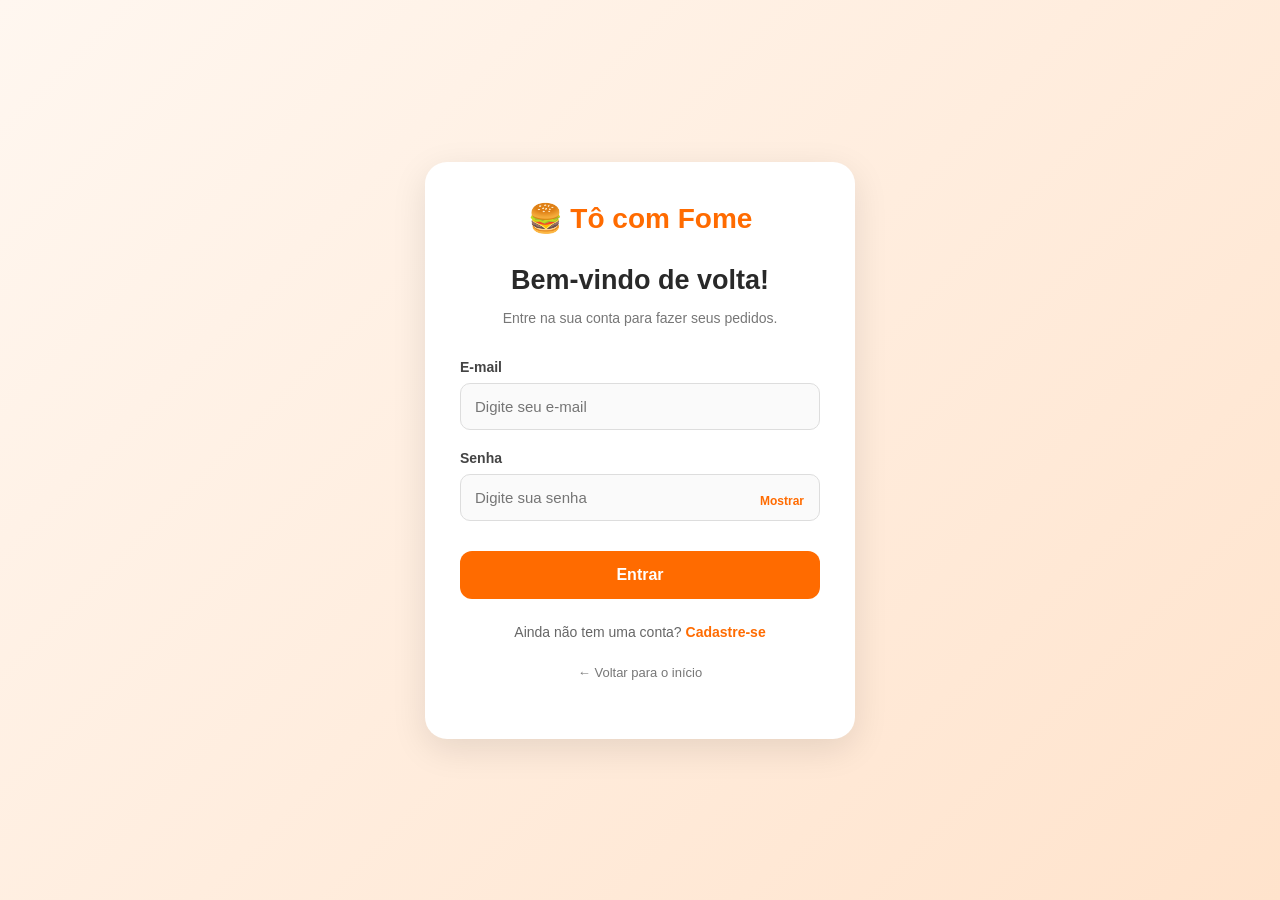
<file: login.html>
<!DOCTYPE html>
<html lang="pt-BR">
<head>
    <meta charset="UTF-8">
    <meta name="viewport" content="width=device-width, initial-scale=1.0">

    <title>Login | Tô com Fome</title>

    <link rel="stylesheet" href="login.css">
</head>

<body>

    <div class="container">

        <div class="logo">🍔 Tô com Fome</div>

        <h1 id="titulo">Bem-vindo de volta!</h1>

        <p id="subtitulo">
            Entre na sua conta para fazer seus pedidos.
        </p>

        <form id="formulario">

            <div id="campoNome" class="campo oculto">
                <label for="nome">Nome completo</label>
                <input
                    type="text"
                    id="nome"
                    placeholder="Digite seu nome"
                >
            </div>

            <div class="campo">
                <label for="email">E-mail</label>
                <input
                    type="email"
                    id="email"
                    placeholder="Digite seu e-mail"
                    required
                >
            </div>

            <div class="campo">
                <label for="senha">Senha</label>
                <input
                    type="password"
                    id="senha"
                    placeholder="Digite sua senha"
                    required
                >
            </div>

            <button type="submit" id="botao">
                Entrar
            </button>

        </form>

        <p class="alternativa" id="alternativa">
            Ainda não tem uma conta?
            <a href="#" id="trocar">Cadastre-se</a>
        </p>

        <a href="index.html" class="voltar">
            ← Voltar para o início
        </a>

        <p id="mensagem"></p>

    </div>

    <script src="login.js"></script>

</body>
</html>
</file>
<file: login.css>
/* =================================
   TÔ COM FOME APP - LOGIN
   Design moderno e responsivo
================================= */

/* RESET */
* {
  margin: 0;
  padding: 0;
  box-sizing: border-box;
}

/* CONFIGURAÇÕES GERAIS */
body {
  font-family: Arial, Helvetica, sans-serif;
  background: linear-gradient(135deg, #fff7f0, #ffe3cc);
  min-height: 100vh;
  display: flex;
  align-items: center;
  justify-content: center;
  padding: 20px;
  color: #333;
}

/* CONTAINER PRINCIPAL */
.container {
  background: #ffffff;
  width: 100%;
  max-width: 430px;
  padding: 40px 35px;
  border-radius: 22px;
  box-shadow: 0 10px 35px rgba(0, 0, 0, 0.1);
  text-align: center;

  animation: aparecer 0.7s ease;
}

/* LOGO */
.logo {
  font-size: 28px;
  font-weight: bold;
  color: #ff6b00;
  margin-bottom: 30px;
}

/* TÍTULO */
h1 {
  font-size: 27px;
  color: #292929;
  margin-bottom: 12px;
}

/* SUBTÍTULO */
#subtitulo {
  color: #777;
  font-size: 14px;
  line-height: 1.5;
  margin-bottom: 30px;
}

/* CAMPOS */
.campo {
  text-align: left;
  margin-bottom: 20px;
}

.campo label {
  display: block;
  font-size: 14px;
  font-weight: bold;
  color: #444;
  margin-bottom: 8px;
}

.campo input {
  width: 100%;
  padding: 14px;
  border: 1px solid #ddd;
  border-radius: 10px;
  font-size: 15px;
  outline: none;
  background: #fafafa;
  transition: 0.3s;
}

/* EFEITO AO CLICAR NO CAMPO */
.campo input:focus {
  border-color: #ff6b00;
  background: #fff;
  box-shadow: 0 0 0 3px rgba(255, 107, 0, 0.12);
}

/* BOTÃO */
button {
  width: 100%;
  padding: 15px;
  background: #ff6b00;
  color: white;
  border: none;
  border-radius: 12px;
  font-size: 16px;
  font-weight: bold;
  cursor: pointer;
  transition: 0.3s;
  margin-top: 10px;
}

/* EFEITO DO BOTÃO */
button:hover {
  background: #e85f00;
  transform: translateY(-2px);
  box-shadow: 0 5px 15px rgba(255, 107, 0, 0.25);
}

button:active {
  transform: scale(0.98);
}

/* ALTERNATIVA LOGIN / CADASTRO */
.alternativa {
  font-size: 14px;
  color: #666;
  margin-top: 25px;
}

.alternativa a {
  color: #ff6b00;
  font-weight: bold;
  text-decoration: none;
  transition: 0.3s;
}

.alternativa a:hover {
  color: #d95300;
  text-decoration: underline;
}

/* LINK VOLTAR */
.voltar {
  display: inline-block;
  margin-top: 25px;
  color: #777;
  font-size: 13px;
  text-decoration: none;
  transition: 0.3s;
}

.voltar:hover {
  color: #ff6b00;
}

/* MENSAGENS */
#mensagem {
  margin-top: 18px;
  font-size: 14px;
  line-height: 1.5;
  color: #e53935;
}

/* CAMPO OCULTO */
.oculto {
  display: none;
}

/* ANIMAÇÃO DE ENTRADA */
@keyframes aparecer {
  from {
    opacity: 0;
    transform: translateY(25px);
  }

  to {
    opacity: 1;
    transform: translateY(0);
  }
}

/* ANIMAÇÃO DOS CAMPOS */
.campo {
  animation: surgir 0.5s ease;
}

@keyframes surgir {
  from {
    opacity: 0;
    transform: translateX(-10px);
  }

  to {
    opacity: 1;
    transform: translateX(0);
  }
}

/* RESPONSIVIDADE - CELULAR */
@media (max-width: 480px) {
  body {
    padding: 15px;
  }

  .container {
    padding: 30px 22px;
    border-radius: 18px;
  }

  .logo {
    font-size: 25px;
  }

  h1 {
    font-size: 23px;
  }

  #subtitulo {
    font-size: 13px;
  }

  .campo input {
    padding: 13px;
    font-size: 14px;
  }

  button {
    padding: 14px;
    font-size: 15px;
  }
}

/* ACESSIBILIDADE: REDUZIR ANIMAÇÕES */
@media (prefers-reduced-motion: reduce) {
  *,
  *::before,
  *::after {
    animation-duration: 0.01ms !important;
    transition-duration: 0.01ms !important;
  }
}
</file>
